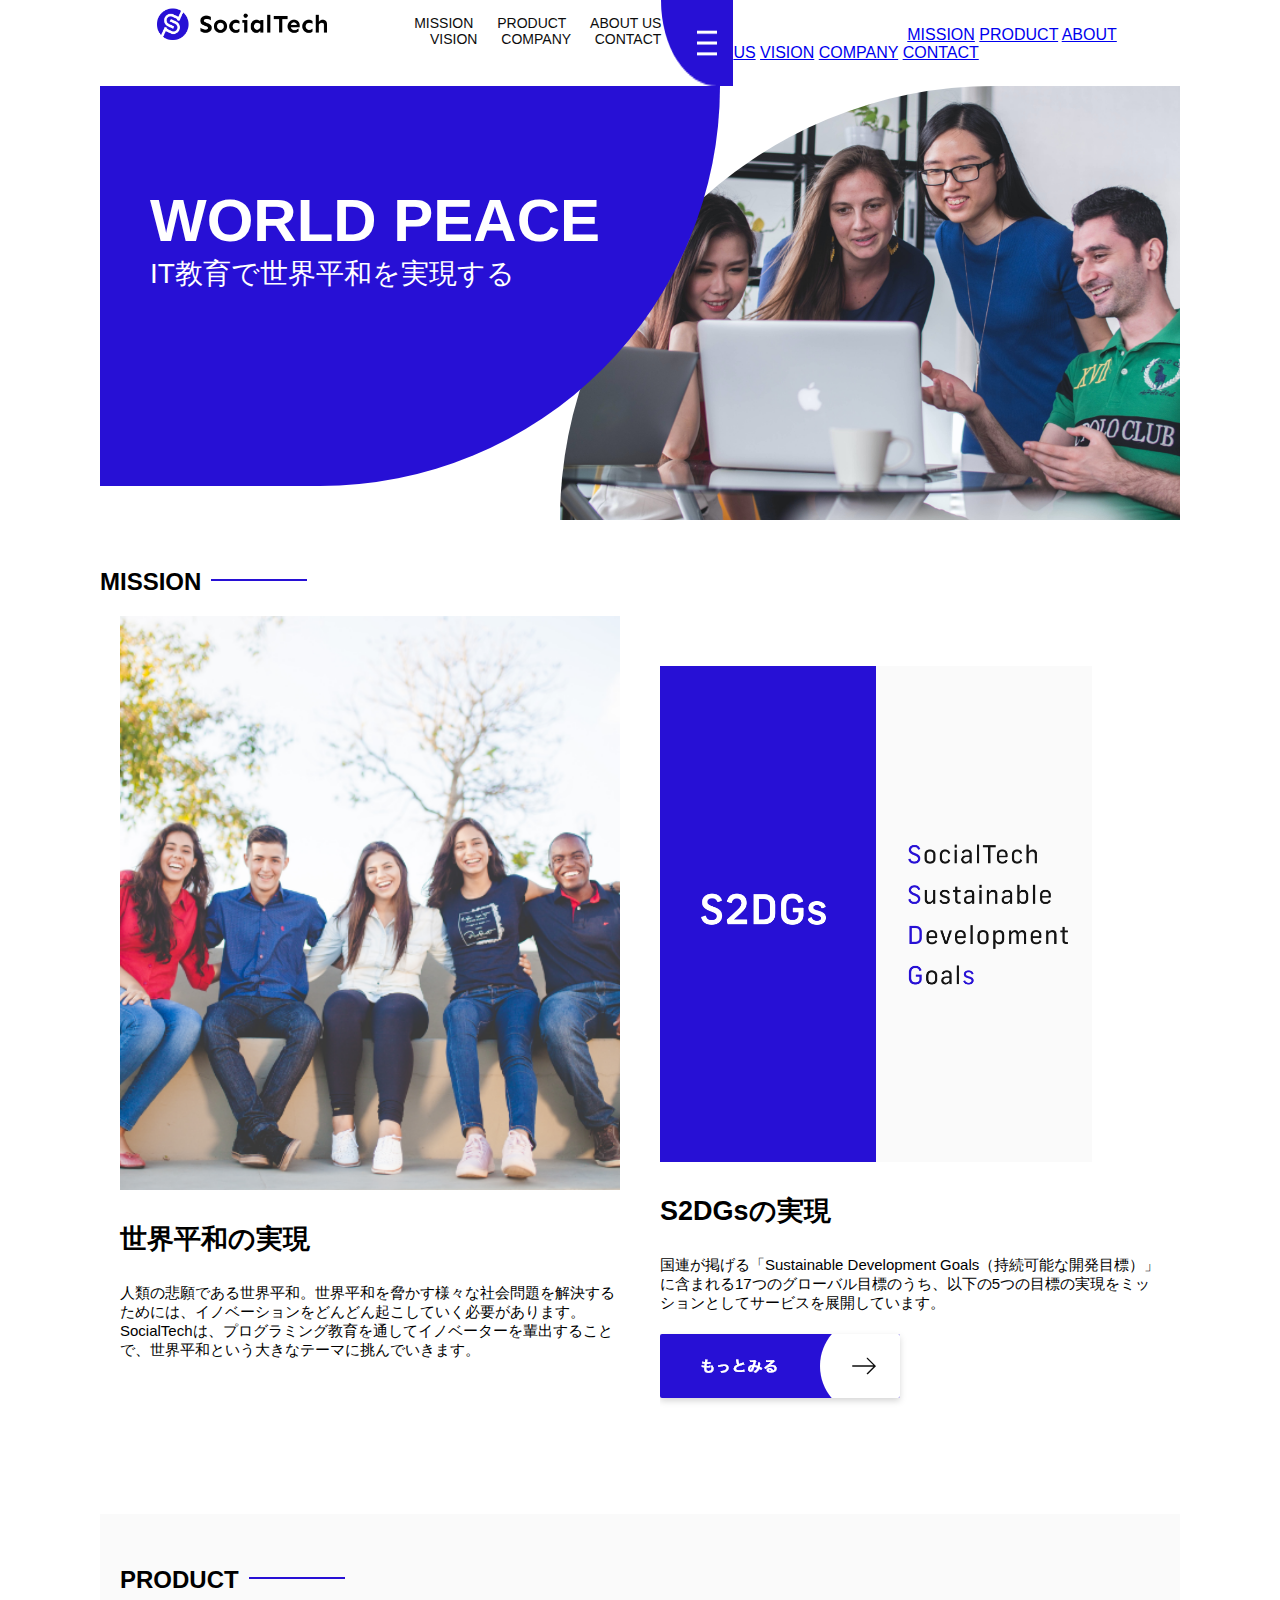
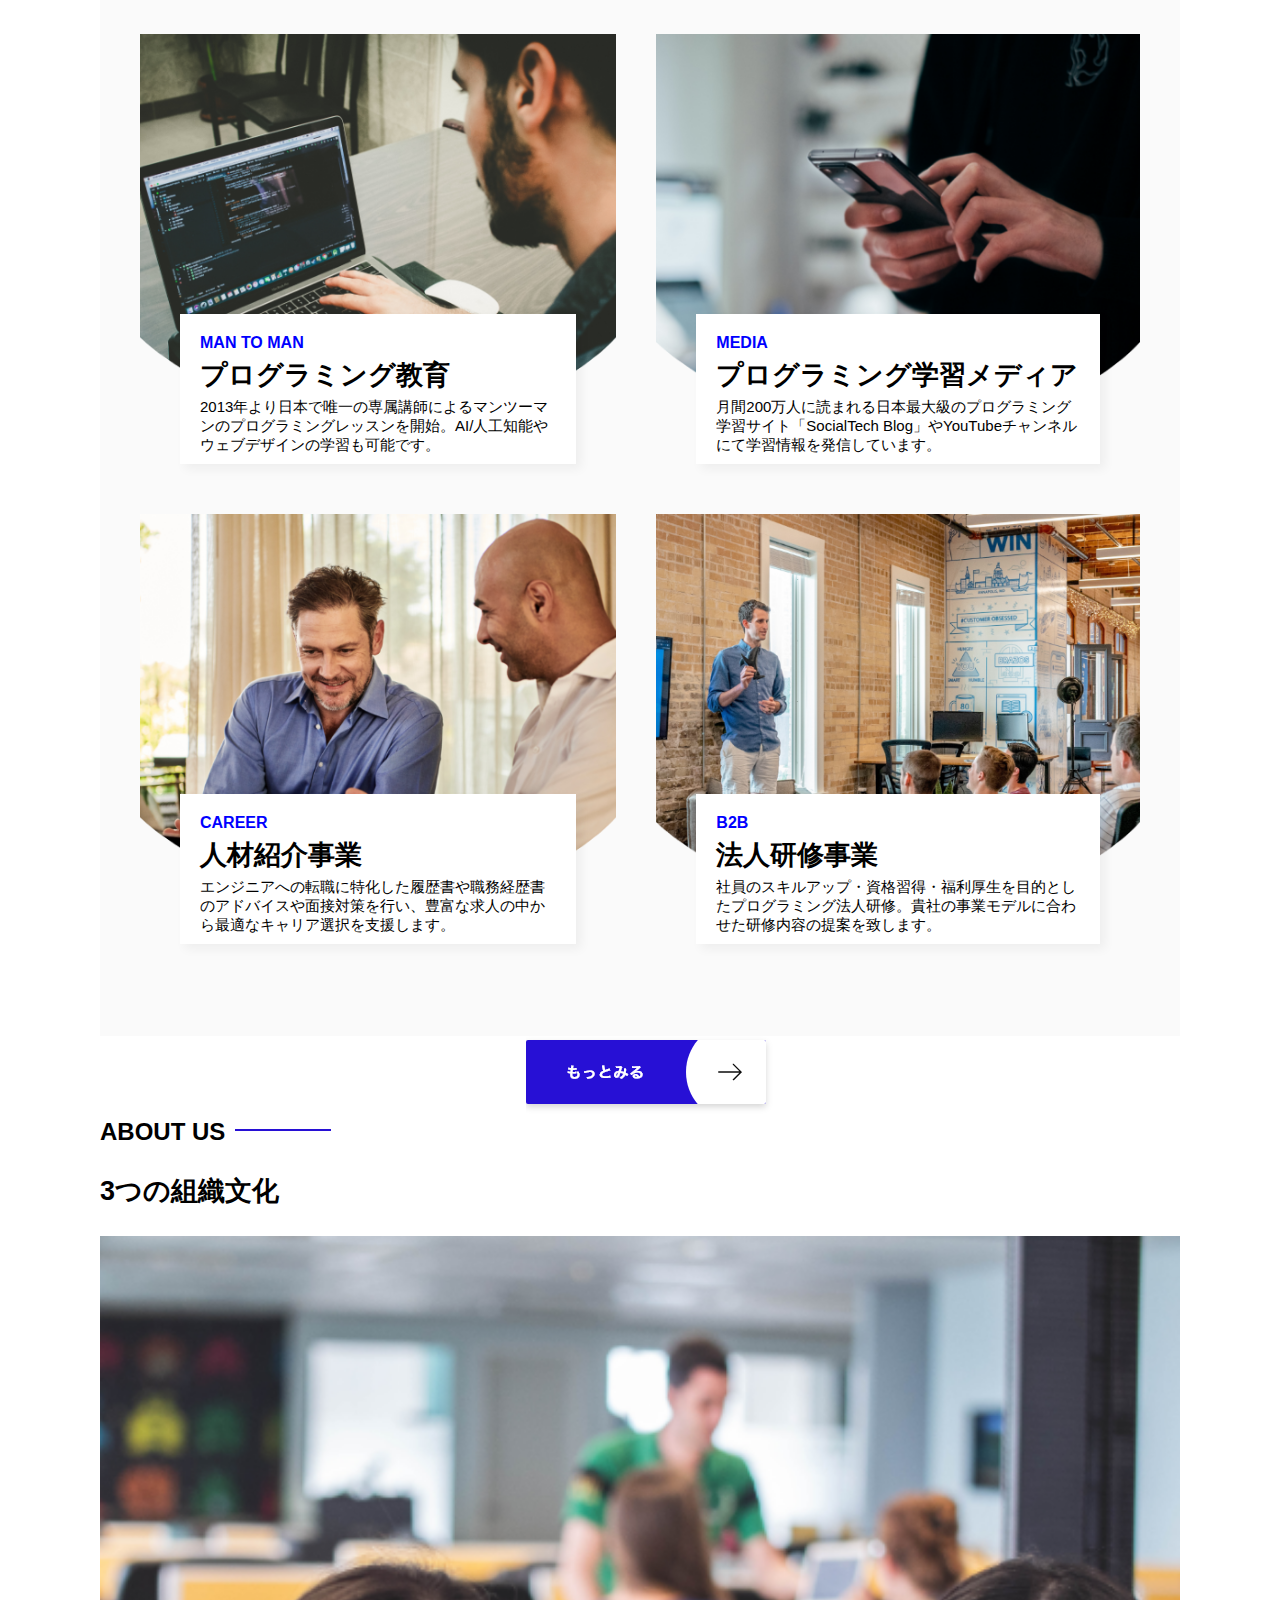
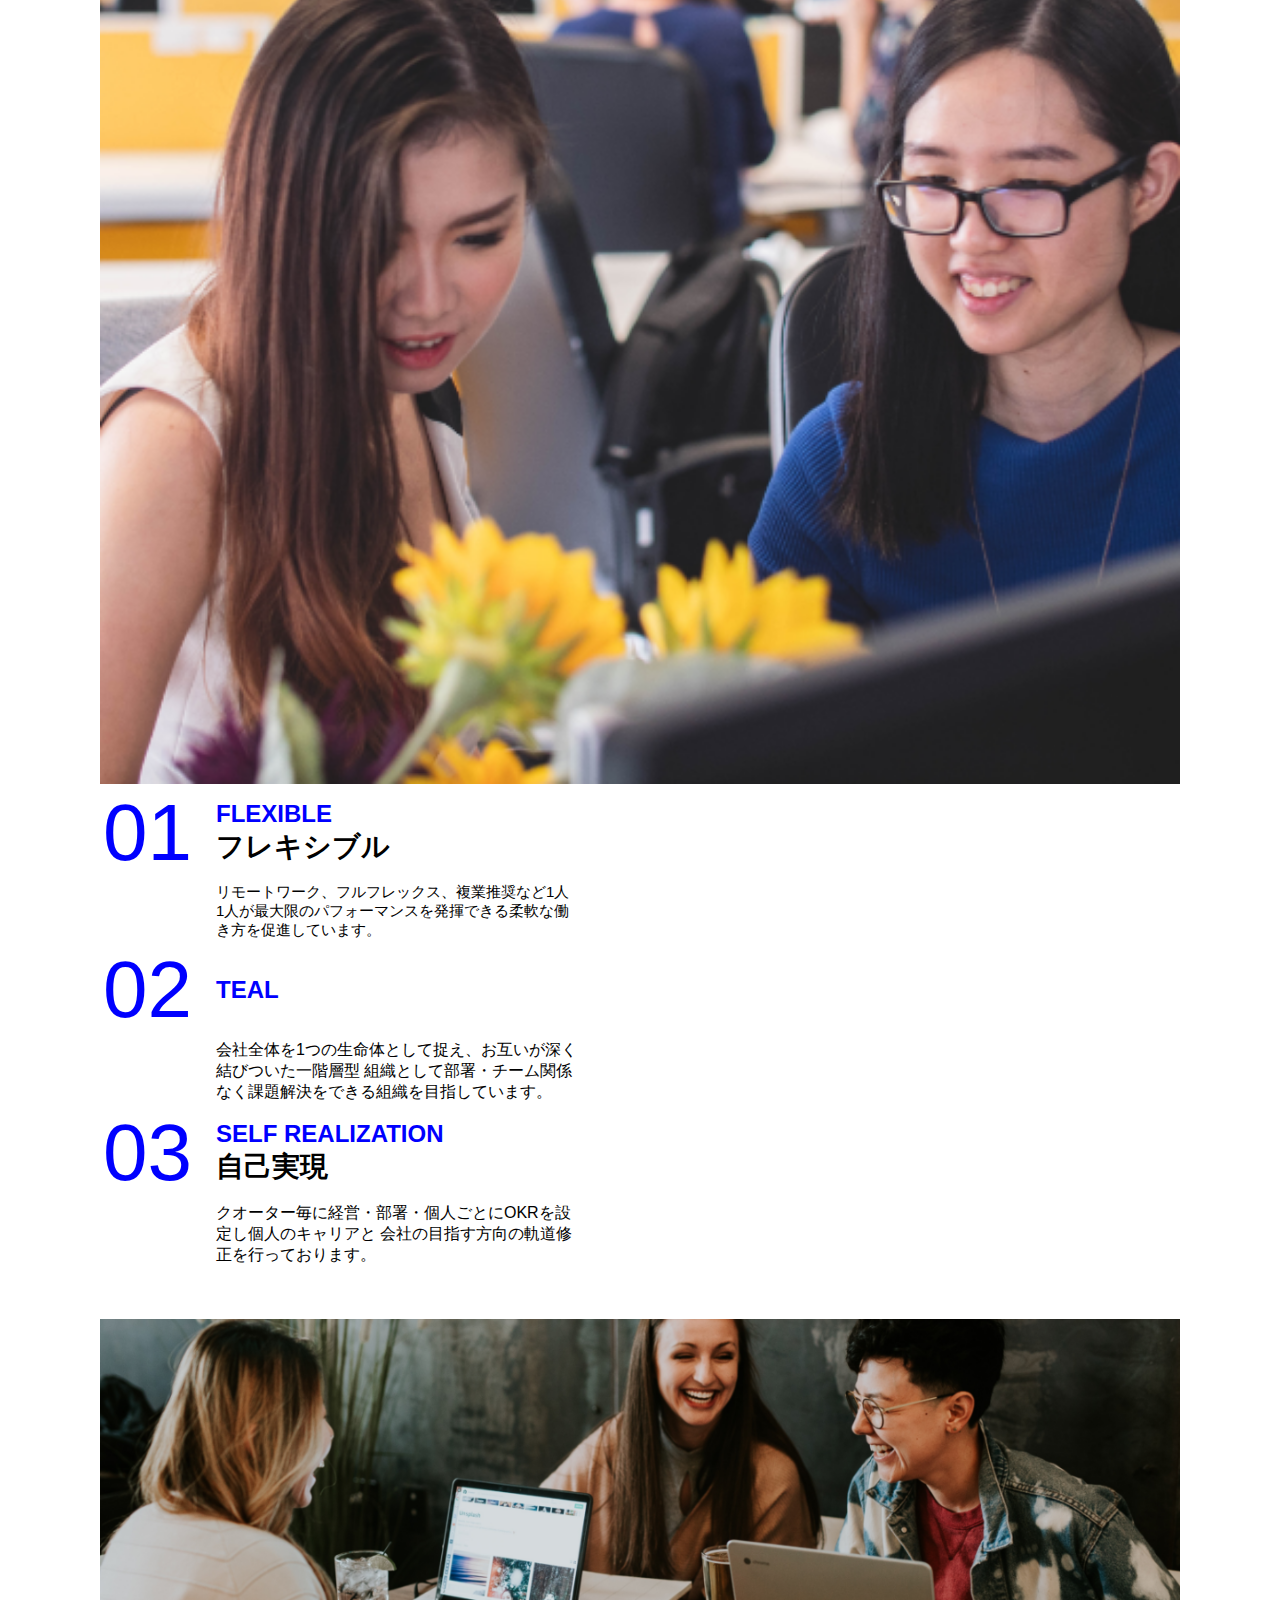
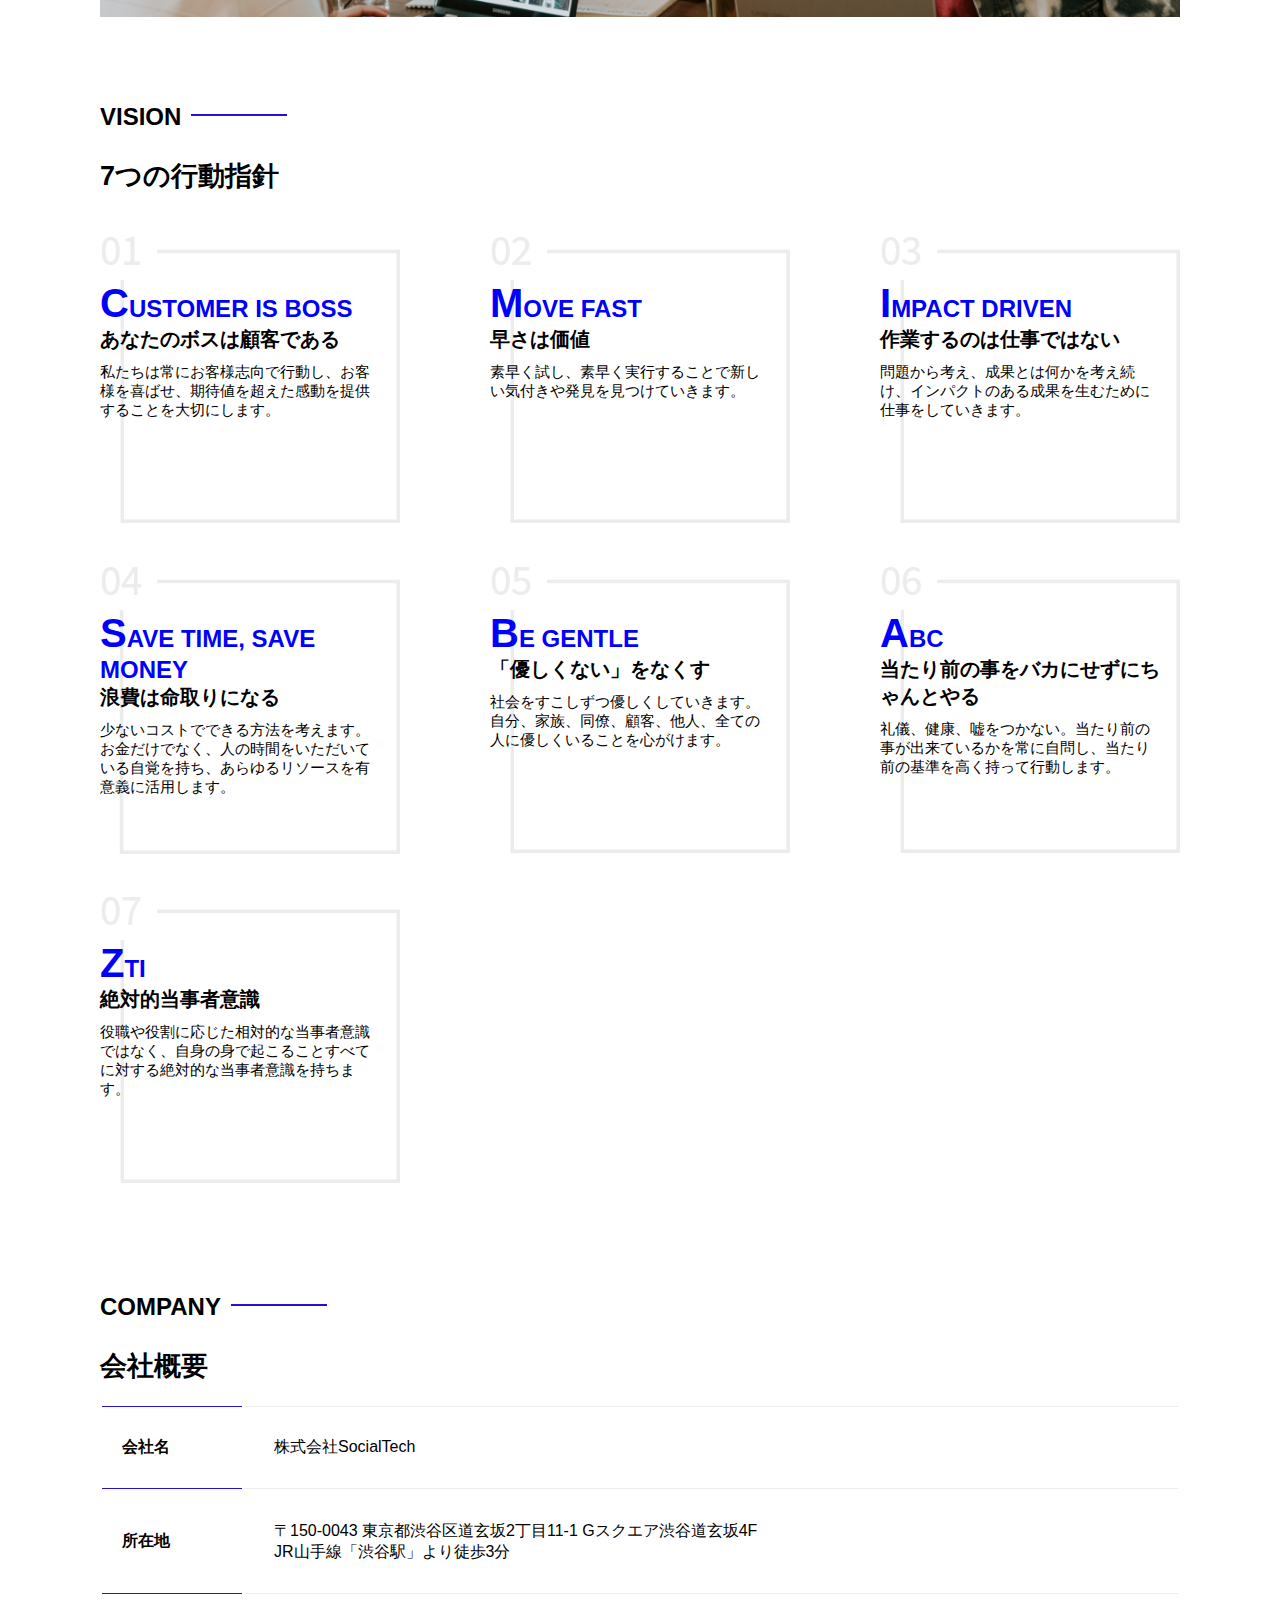
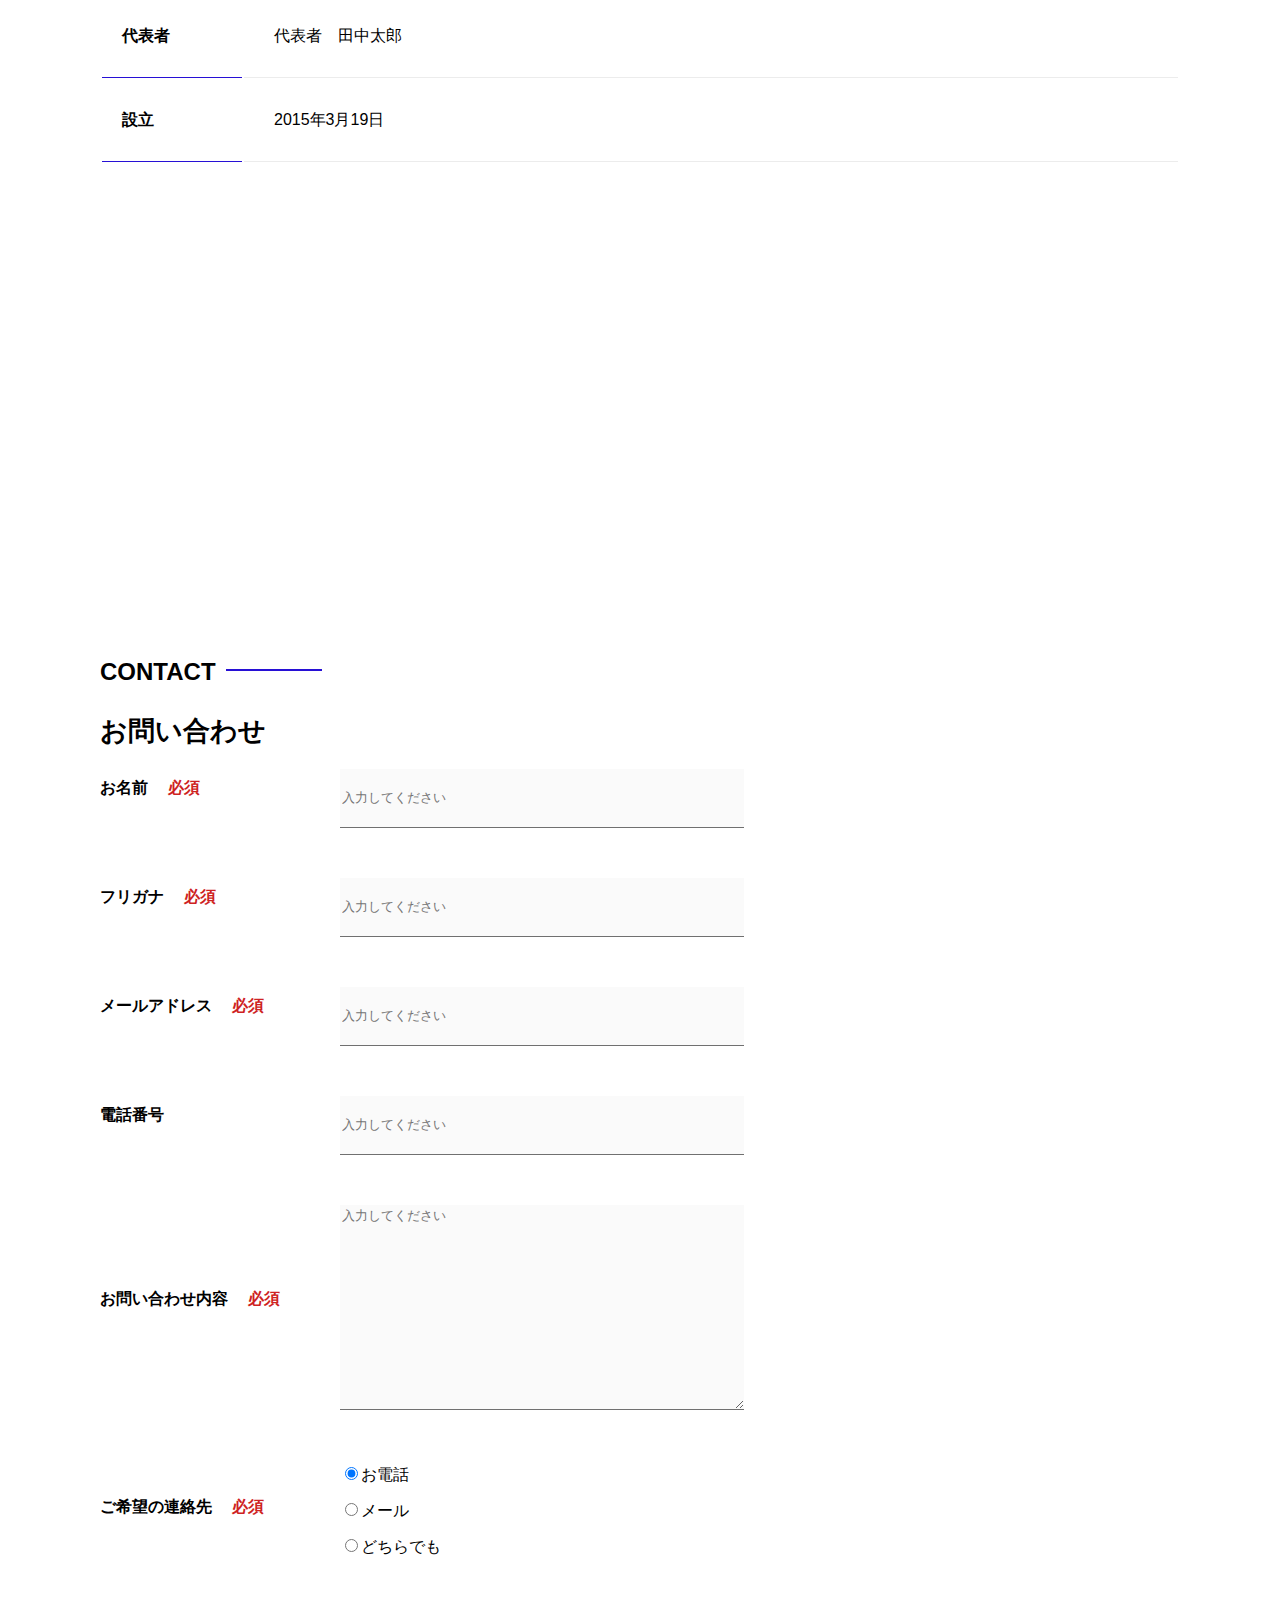
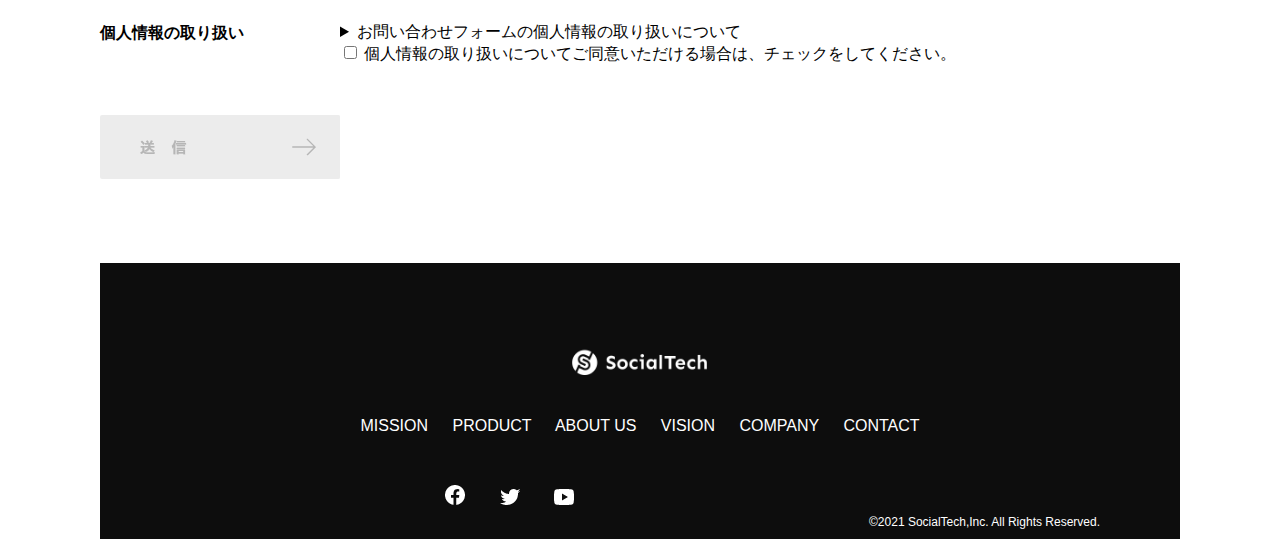
<file: index.html>
<!DOCTYPE html>
<html lang="en">
    <head>
        <meta charset="UTF-8" />
        <meta http-equiv="X-UA-Compatible" content="IE=edge" />
        <meta name="viewport" content="width=device-width, initial-scale=1.0" />
        <meta
            description="SocialTechはEdTech業界のリーディングカンパニーを目指します。"
        />
        <link rel="stylesheet" href="style.css" />
        <title>SocialTech</title>
    </head>
    <body>
        <!-- ヘッダー -->
        <header>
            <!-- ロゴ -->
            <a href="index.html" id="logo"
                ><img src="images/logo.png" alt="トップページに戻る"
            /></a>

            <!-- PC用ナビゲーション -->
            <nav id="nav-pc">
                <a href="mission.html">MISSION</a>
                <a href="product.html">PRODUCT</a>
                <a href="index.html#aboutus">ABOUT US</a>
                <a href="index.html#vision">VISION</a>
                <a href="index.html#company">COMPANY</a>
                <a href="index.html#contact">CONTACT</a>
            </nav>
            <!-- スマホ用メニューボタン -->
            <img
                id="menu-sp"
                src="images/button-menu.png"
                alt="ナビゲーションを開く"
                onclick="document.getElementById('nav-sp').style.display = 'block'"
            />
            <!-- スマホ用ナビゲーション -->
            <nav id="nav-sp">
                <img
                    id="close"
                    src="images/button-close.png"
                    alt="ナビゲーションを閉じる"
                    onclick="document.getElementById('nav-sp').style.display = 'none'"
                />
                <a
                    id="logo-sp"
                    href="index.html"
                    onclick="document.getElementById('nav-sp').style.display = 'none'"
                    ><img src="images/logo-sp.png" alt="トップページに戻る"
                /></a>
                <a
                    class="menu"
                    href="mission.html"
                    onclick="document.getElementById('nav-sp').style.display = 'none'"
                    >MISSION</a
                >
                <a
                    class="menu"
                    href="product.html"
                    onclick="document.getElementById('nav-sp').style.display = 'none'"
                    >PRODUCT</a
                >
                <a
                    class="menu"
                    href="index.html#aboutus"
                    onclick="document.getElementById('nav-sp').style.display = 'none'"
                    >ABOUT US</a
                >
                <a
                    class="menu"
                    href="index.html#vision"
                    onclick="document.getElementById('nav-sp').style.display = 'none'"
                    >VISION</a
                >
                <a
                    class="menu"
                    href="index.html#company"
                    onclick="document.getElementById('nav-sp').style.display = 'none'"
                    >COMPANY</a
                >
                <a
                    class="menu"
                    href="index.html#contact"
                    onclick="document.getElementById('nav-sp').style.display = 'none'"
                    >CONTACT</a
                >
                <div id="sns">
                    <a href="https://www.facebook.com/sejuku2013"
                        ><img
                            src="images/button-facebook.png"
                            alt="Facebookのリンク"
                    /></a>
                    <a href="https://twitter.com/samuraijuku"
                        ><img
                            src="images/button-twitter.png"
                            alt="Twitterのリンク"
                    /></a>
                    <a
                        href="https://www.youtube.com/channel/UCCFOQO5aDK0xXam4cUQXT8g"
                        ><img
                            src="images/button-youtube.png"
                            alt="YouTubeのリンク"
                    /></a>
                </div>
            </nav>
        </header>
        <main>
            <article>
                <!-- メインビジュアル -->
                <section id="main-visual">
                    <div id="main-message">
                        <h1>WORLD PEACE</h1>
                        <p>IT教育で世界平和を実現する</p>
                    </div>
                    <img
                        src="images/index/index-main.png"
                        alt="PCの周りに集まる多国籍の仲間たち"
                    />
                </section>
                <!-- ミッション -->
                <section id="mission">
                    <h2 class="mission-photo">MISSION</h2>
                    <div id="mission-flex">
                        <div>
                            <img
                                id="mission-photo"
                                src="images/index/index-mission.png"
                                alt="屋外のベンチで写真を撮影する多国籍の仲間たち"
                            />
                            <h3>世界平和の実現</h3>
                            <p>
                                人類の悲願である世界平和。世界平和を脅かす様々な社会問題を解決するためには、イノベーションをどんどん起こしていく必要があります。SocialTechは、プログラミング教育を通してイノベーターを輩出することで、世界平和という大きなテーマに挑んでいきます。
                            </p>
                        </div>
                        <div>
                            <img
                                id="s2dgs"
                                src="images/index/s2dgs.png"
                                alt="S2DGs"
                            />
                            <h3>S2DGsの実現</h3>
                            <p>
                                国連が掲げる「Sustainable Development
                                Goals（持続可能な開発目標）」に含まれる17つのグローバル目標のうち、以下の5つの目標の実現をミッションとしてサービスを展開しています。
                            </p>
                            <a href="mission.html">
                                <img
                                    src="images/button-more.png"
                                    alt="もっとみるs"
                                />
                            </a>
                        </div>
                    </div>
                </section>
                <section id="product">
                    <h2 class="index-h2">PRODUCT</h2>
                    <div>
                        <div id="product-left">
                            <div>
                                <img
                                    class="product-photo"
                                    src="images/index/index-mantoman.png"
                                    alt="PCでコードを書く男性"
                                />
                                <div class="product-explain">
                                    <span>MAN TO MAN</span>
                                    <h3>プログラミング教育</h3>
                                    <p>
                                        2013年より日本で唯一の専属講師によるマンツーマンのプログラミングレッスンを開始。AI/人工知能やウェブデザインの学習も可能です。
                                    </p>
                                </div>
                            </div>
                            <div>
                                <img
                                    class="product-photo"
                                    src="images/index/index-career.png"
                                    alt="笑顔で話し合う2人の男性"
                                />
                                <div class="product-explain">
                                    <span>CAREER</span>
                                    <h3>人材紹介事業</h3>
                                    <p>
                                        エンジニアへの転職に特化した履歴書や職務経歴書のアドバイスや面接対策を行い、豊富な求人の中から最適なキャリア選択を支援します。
                                    </p>
                                </div>
                            </div>
                        </div>
                        <div id="product-right">
                            <div>
                                <img
                                    class="product-photo"
                                    src="images/index/index-media.png"
                                    alt="スマートフォンを操作する人"
                                />
                                <div class="product-explain">
                                    <span>MEDIA</span>
                                    <h3>プログラミング学習メディア</h3>
                                    <p>
                                        月間200万人に読まれる日本最大級のプログラミング学習サイト「SocialTech
                                        Blog」やYouTubeチャンネルにて学習情報を発信しています。
                                    </p>
                                </div>
                            </div>
                            <div>
                                <img
                                    class="product-photo"
                                    src="images/index/index-b2b.png"
                                    alt="講演中の男性とそれを聴く人々"
                                />
                                <div class="product-explain">
                                    <span>B2B</span>
                                    <h3>法人研修事業</h3>
                                    <p>
                                        社員のスキルアップ・資格習得・福利厚生を目的としたプログラミング法人研修。貴社の事業モデルに合わせた研修内容の提案を致します。
                                    </p>
                                </div>
                            </div>
                        </div>
                    </div>
                    <div>
                        <a id="product-more" href="product.html">
                            <img
                                src="images/button-more.png"
                                alt="もっとみる"
                            />
                        </a>
                    </div>
                </section>
                <section id="aboutus">
                    <h2 class="index-h2">ABOUT US</h2>
                    <h3>3つの組織文化</h3>
                    <div>
                        <table class="culture-table">
                            <tr>
                                <td>
                                    <span class="culture-num">01</span>
                                </td>
                                <td>
                                    <span class="culture-en">FLEXIBLE</span>
                                    <span class="culture-jp">フレキシブル</span>
                                </td>
                            </tr>
                            <tr>
                                <td></td>
                                <td>
                                    <p class="culture-description">
                                        リモートワーク、フルフレックス、複業推奨など1人1人が最大限のパフォーマンスを発揮できる柔軟な働き方を促進しています。
                                    </p>
                                </td>
                            </tr>
                            <tr>
                                <td>
                                    <span class="culture-num">02</span>
                                </td>
                                <td>
                                    <span class="culture-en">TEAL</span>
                                    <span class="culture-jp" ティール></span>
                                </td>
                            </tr>
                            <tr>
                                <td>
                                    <!--空のセル-->
                                </td>
                                <td>
                                    会社全体を1つの生命体として捉え、お互いが深く結びついた一階層型
                                    組織として部署・チーム関係なく課題解決をできる組織を目指しています。
                                </td>
                            </tr>
                            <tr>
                                <td>
                                    <span class="culture-num">03</span>
                                </td>
                                <td>
                                    <span class="culture-en"
                                        >SELF REALIZATION</span
                                    >
                                    <span class="culture-jp">自己実現</span>
                                </td>
                            </tr>
                            <td></td>

                            <td>
                                クオーター毎に経営・部署・個人ごとにOKRを設定し個人のキャリアと
                                会社の目指す方向の軌道修正を行っております。
                            </td>
                        </table>
                        <img
                            class="culture-img"
                            src="images/index/index-aboutus1.png"
                            alt="笑顔で話し合う2人の女性"
                        />
                    </div>
                    <img
                        class="culture-img2"
                        src="images/index/index-aboutus2.png"
                        alt="笑顔で話し合う3人の男女"
                    />
                </section>
                <section id="vision">
                    <h2 class="index-h2">VISION</h2>
                    <h3>7つの行動指針</h3>
                    <div>
                        <div class="vision-box">
                            <img src="images/index/vision-01.png" alt="01" />
                            <span>
                                <h4>CUSTOMER IS BOSS</h4>
                                <h5>あなたのボスは顧客である</h5>
                                <p>
                                    私たちは常にお客様志向で行動し、お客様を喜ばせ、期待値を超えた感動を提供することを大切にします。
                                </p>
                            </span>
                        </div>
                        <div class="vision-box">
                            <img src="images/index/vision-02.png" alt="02" />
                            <span>
                                <h4>MOVE FAST</h4>
                                <h5>早さは価値</h5>
                                <p>
                                    素早く試し、素早く実行することで新しい気付きや発見を見つけていきます。
                                </p>
                            </span>
                        </div>
                        <div class="vision-box">
                            <img src="images/index/vision-03.png" alt="03" />
                            <span>
                                <h4>IMPACT DRIVEN</h4>
                                <h5>作業するのは仕事ではない</h5>
                                <p>
                                    問題から考え、成果とは何かを考え続け、インパクトのある成果を生むために仕事をしていきます。
                                </p>
                            </span>
                        </div>
                        <div class="vision-box">
                            <img src="images/index//vision-04.png" alt="04" />
                            <span>
                                <h4>SAVE TIME, SAVE MONEY</h4>
                                <h5>浪費は命取りになる</h5>
                                <p>
                                    少ないコストでできる方法を考えます。お金だけでなく、人の時間をいただいている自覚を持ち、あらゆるリソースを有意義に活用します。
                                </p>
                            </span>
                        </div>
                        <div class="vision-box">
                            <img src="images/index/vision-05.png" alt="05" />
                            <span>
                                <h4>BE GENTLE</h4>
                                <h5>「優しくない」をなくす</h5>
                                <p>
                                    社会をすこしずつ優しくしていきます。自分、家族、同僚、顧客、他人、全ての人に優しくいることを心がけます。
                                </p>
                            </span>
                        </div>
                        <div class="vision-box">
                            <img src="images/index/vision-06.png" alt="06" />
                            <span>
                                <h4>ABC</h4>
                                <h5>当たり前の事をバカにせずにちゃんとやる</h5>
                                <p>
                                    礼儀、健康、嘘をつかない。当たり前の事が出来ているかを常に自問し、当たり前の基準を高く持って行動します。
                                </p>
                            </span>
                        </div>
                        <div class="vision-box">
                            <img src="images/index/vision-07.png" alt="07" />
                            <span>
                                <h4>ZTI</h4>
                                <h5>絶対的当事者意識</h5>
                                <p>
                                    役職や役割に応じた相対的な当事者意識ではなく、自身の身で起こることすべてに対する絶対的な当事者意識を持ちます。
                                </p>
                            </span>
                        </div>
                    </div>
                </section>
                <!-- COMPANY -->
                <section id="company">
                    <h2 class="index-h2">COMPANY</h2>
                    <h3>会社概要</h3>
                    <table id="company-table">
                        <tr>
                            <th class="tableheader-first">会社名</th>
                            <td class="cell-first">株式会社SocialTech</td>
                        </tr>
                        <tr>
                            <th class="tableheader">所在地</th>
                            <td class="cell">
                                〒150-0043 東京都渋谷区道玄坂2丁目11-1
                                Gスクエア渋谷道玄坂4F<br />JR山手線「渋谷駅」より徒歩3分
                            </td>
                        </tr>
                        <tr>
                            <th class="tableheader">代表者</th>
                            <td class="cell">代表者　田中太郎</td>
                        </tr>
                        <tr>
                            <th class="tableheader">設立</th>
                            <td class="cell">2015年3月19日</td>
                        </tr>
                    </table>
                    <iframe
                        src="https://www.google.com/maps/embed?pb=!1m18!1m12!1m3!1d3241.7759544892483!2d139.69399665123464!3d35.65789123876098!2m3!1f0!2f0!3f0!3m2!1i1024!2i768!4f13.1!3m3!1m2!1s0x60188caa0042e8d1%3A0xba130bea826a7aa2!2z44CSMTUwLTAwNDMg5p2x5Lqs6YO95riL6LC35Yy66YGT546E5Z2C77yS5LiB55uu77yR77yR4oiS77yR!5e0!3m2!1sja!2sjp!4v1636872991912!5m2!1sja!2sjp"
                        style="border: 0"
                        allowfullscreen=""
                        loading="lazy"
                    ></iframe>
                </section>
                <!-- お問い合わせフォーム -->
                <section id="contact">
                    <h2 class="index-h2">CONTACT</h2>
                    <h3>お問い合わせ</h3>

                    <form
                        action="https://api.staticforms.xyz/submit"
                        method="post"
                    >
                        <input
                            type="text"
                            name="honeypot"
                            style="display: none"
                        />
                        <!-- STATIC FORMSのアクセスキー -->
                        <input
                            type="hidden"
                            name="accessKey"
                            value="a87a7e27-d00d-4892-b2a6-1bf3c95f99a0"
                        />
                        <!--メールのタイトル-->
                        <input
                            type="hidden"
                            name="subject"
                            value="お問い合わせフォーム"
                        />
                        <!--送信先のメールアドレスをvalueに設定する-->
                        <input
                            type="hidden"
                            name="replyTo"
                            value="ad.marketing.fc@gmail.com"
                        />
                        <!--redirectToのURLは公開後のURLへリンクする-->
                        <input type="hidden" name="redirectTo" value="" />

                        <div>
                            <div class="contact-heading">
                                <label class="contact-label"
                                    >お名前<span class="contact-span"
                                        >必須</span
                                    ></label
                                >
                            </div>
                            <div class="contact-form">
                                <input
                                    type="text"
                                    name="name"
                                    placeholder="入力してください"
                                    class="contact-textbox"
                                />
                            </div>
                        </div>
                        <div>
                            <div class="contact-heading">
                                <label class="contact-label"
                                    >フリガナ<span class="contact-span"
                                        >必須</span
                                    ></label
                                >
                            </div>
                            <div>
                                <input
                                    type="text"
                                    name="hurigana"
                                    placeholder="入力してください"
                                    class="contact-textbox"
                                />
                            </div>
                        </div>
                        <div>
                            <div class="contact-heading">
                                <label class="contact-label"
                                    >メールアドレス<span class="contact-span"
                                        >必須</span
                                    ></label
                                >
                            </div>
                            <div>
                                <input
                                    type="text"
                                    name="email"
                                    placeholder="入力してください"
                                    class="contact-textbox"
                                />
                            </div>
                        </div>
                        <div>
                            <div class="contact-heading">
                                <label class="contact-label">電話番号</label>
                            </div>
                            <div>
                                <input
                                    type="text"
                                    name="tel"
                                    placeholder="入力してください"
                                    class="contact-textbox"
                                />
                            </div>
                        </div>
                        <div>
                            <div class="contact-heading">
                                <label class="contact-label"
                                    >お問い合わせ内容<span class="contact-span"
                                        >必須</span
                                    ></label
                                >
                            </div>
                            <div>
                                <textarea
                                    class="contact-textarea"
                                    placeholder="入力してください"
                                    name="message"
                                ></textarea>
                            </div>
                        </div>
                        <div>
                            <div class="contact-heading">
                                <label class="contact-label"
                                    >ご希望の連絡先<span class="contact-span"
                                        >必須</span
                                    ></label
                                >
                            </div>
                            <div>
                                <input
                                    class="radiobutton"
                                    type="radio"
                                    value="tel"
                                    name="contact"
                                    checked
                                /><label>お電話</label>
                                <input
                                    class="radiobutton"
                                    type="radio"
                                    value="mail"
                                    name="contact"
                                /><label>メール</label>
                                <input
                                    class="radiobutton"
                                    type="radio"
                                    value="both"
                                    name="contact"
                                /><label>どちらでも</label>
                            </div>
                        </div>
                        <div>
                            <div class="contact-heading">
                                <label class="contact-label"
                                    >個人情報の取り扱い</label
                                >
                            </div>
                            <div>
                                <details>
                                    <summary>
                                        お問い合わせフォームの個人情報の取り扱いについて
                                    </summary>
                                    <div>
                                        <span>１．組織の名称又は氏名</span
                                        ><br />
                                        株式会社SocialTech<br /><br />
                                        <span
                                            >２．個人情報保護管理者（若しくはその代理人）の氏名又は職名、所属及び連絡先
                                            鈴木 一郎 コーポレート部</span
                                        ><br />
                                        メールアドレス：support@socialtech.net<br />
                                        TEL：03-xxxx-xxxx<br />
                                        <span>３．個人情報の利用目的</span
                                        ><br />
                                        ・本サービス及び本サービスに関連する情報の提供又はそれらに関する連絡のため<br />
                                        ・ユーザーの本人確認のため<br />
                                        ・当社サービスのご案内のため<br />
                                        ・当社の商品等の広告または宣伝（電子メールによるものを含むものとします。）<br /><br />
                                        <span
                                            >４．個人情報の取り扱い業務の委託</span
                                        ><br />
                                        個人情報の取扱業務の全部または一部を外部に業務委託する場合があります。<br />
                                        その際、弊社は、個人情報を適切に保護できる管理体制を敷き実行していることを条件として<br />
                                        委託先を厳選したうえで、機密保持契約を委託先と締結し、お客様の個人情報を厳密に管理させます。<br /><br />
                                        <span>５．個人情報の開示等の請求</span
                                        ><br />
                                        お客様は、弊社に対してご自身の個人情報の開示等（利用目的の通知、開示、内容の訂正・追加・削除、利用の停止または消去、第三者への提供の停止）に関して、当社問合わせ窓口に申し出ることができます。<br />
                                        その際、弊社はお客様ご本人を確認させていただいたうえで、合理的な期間内に対応いたします。<br /><br />
                                        なお、個人情報に関する弊社問合わせ先は、次の通りです。<br /><br />
                                        株式会社SocialTech　個人情報問合せ窓口<br />
                                        〒150-0043　東京都渋谷区道玄坂2丁目11-1
                                        Ｇスクエア渋谷道玄坂 4F<br />
                                        メールアドレス：support@socialtech.net　TEL：03-xxxx-xxxx<br /><br />
                                        <span
                                            >６．個人情報を提供されることの任意性について</span
                                        ><br /><br />
                                        お客様がご自身の個人情報を弊社に提供されるか否かは、お客様のご判断によりますが、もしご提供されない場合には、適切なサービスが提供できない場合がありますので予めご了承ください。
                                    </div>
                                </details>
                                <input type="checkbox" name="agree" />
                                <span
                                    >個人情報の取り扱いについてご同意いただける場合は、チェックをしてください。</span
                                >
                            </div>
                        </div>
                        <input
                            type="image"
                            value="Submit"
                            src="images/button-submit.png"
                            alt="送信する"
                        />
                    </form>
                </section>
            </article>
            <footer>
                <div id="footer-logo">
                    <img src="images/logo-sp.png" alt="SocialTech" />
                </div>
                <div id="fotter-link">
                    <a href="mission.html">MISSION</a>
                    <a href="product.html">PRODUCT</a>
                    <a href="index.html#aboutus">ABOUT US</a>
                    <a href="index.html#vision">VISION</a>
                    <a href="index.html#company">COMPANY</a>
                    <a href="index.html#contact">CONTACT</a>
                </div>
                <div id="sns-fotter">
                    <a href="https://www.facebook.com/sejuku2013"
                        ><img
                            src="images/button-facebook.png"
                            alt="Facebookのリンク"
                    /></a>
                    <a href="https://twitter.com/samuraijuku"
                        ><img
                            src="images/button-twitter.png"
                            alt="Twitterのリンク"
                    /></a>
                    <a
                        href="https://www.youtube.com/channel/UCCFOQO5aDK0xXam4cUQXT8g"
                        ><img
                            src="images/button-youtube.png"
                            alt="YouTubeのリンク"
                    /></a>
                    <span id="copyright"
                        >&copy;2021 SocialTech,Inc. All Rights Reserved.</span
                    >
                </div>
            </footer>
        </main>
    </body>
</html>
</file>
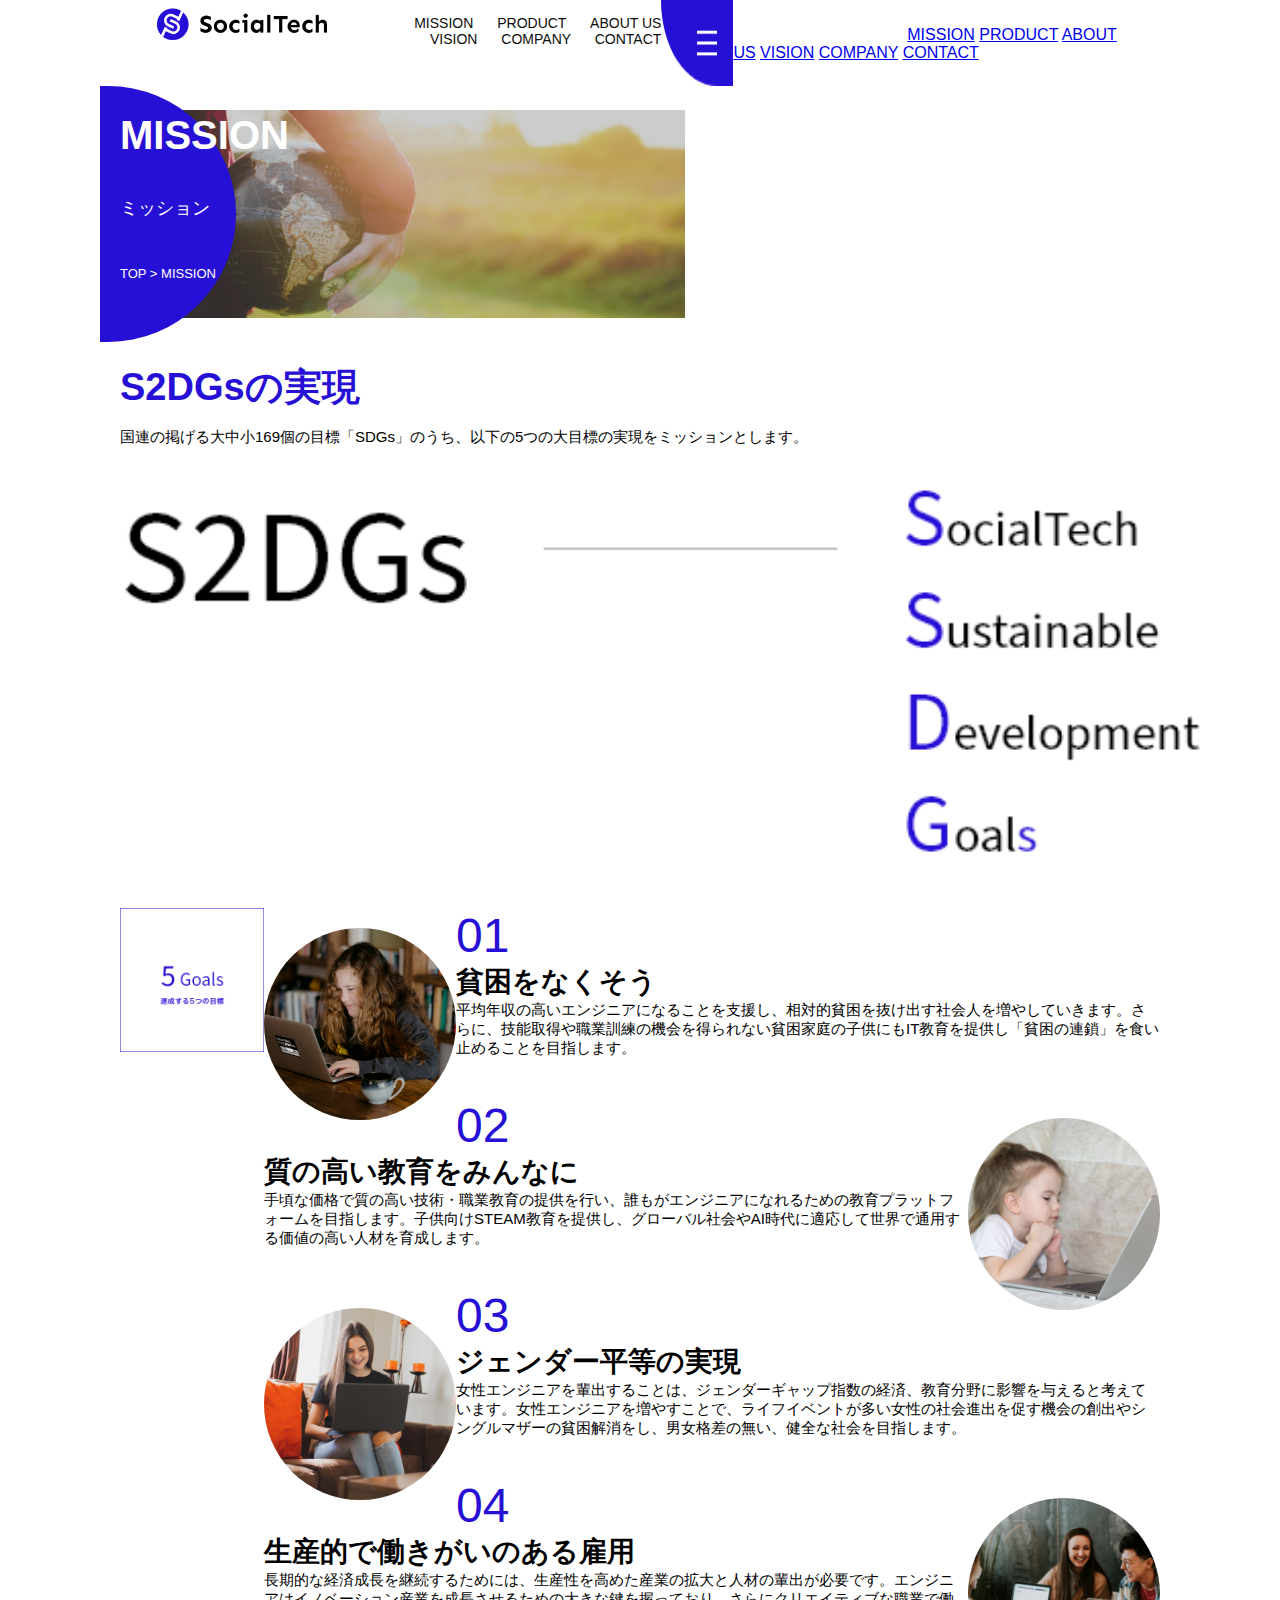
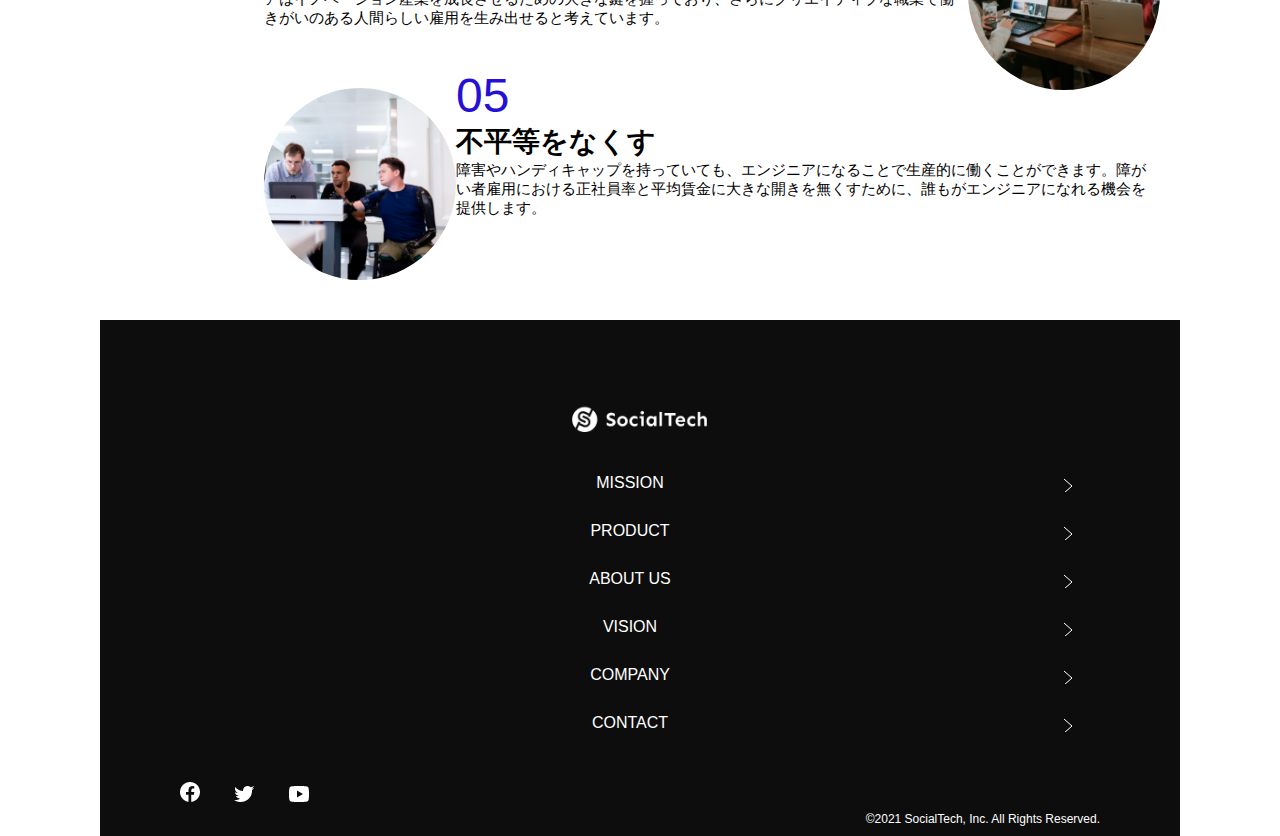
<file: mission.html>
<!DOCTYPE html>
<html>
    <head>
        <title></title>
        <meta charset="utf-8" />
        <meta description="SocialTechが目指す5つの目標（S2DGs）を紹介します" />
        <meta name="viewport" content="width=device-width, initial-scale=1.0" />
        <link rel="stylesheet" href="style.css" />
    </head>

    <body>
        <!-- ヘッダー -->
        <header>
            <!-- ロゴ -->
            <a href="index.html" id="logo"
                ><img src="images/logo.png" alt="トップページに戻る"
            /></a>

            <!-- PC用ナビゲーション -->
            <nav id="nav-pc">
                <a href="mission.html">MISSION</a>
                <a href="product.html">PRODUCT</a>
                <a href="index.html#aboutus">ABOUT US</a>
                <a href="index.html#vision">VISION</a>
                <a href="index.html#company">COMPANY</a>
                <a href="index.html#contact">CONTACT</a>
            </nav>

            <!-- スマホ用メニューボタン -->
            <img
                id="menu-sp"
                src="images/button-menu.png"
                alt="ナビゲーションを開く"
                onclick="document.getElementById('nav-sp').style.display = 'block'"
            />

            <!-- スマホ用ナビゲーション -->
            <nav id="nav-sp">
                <img
                    id="close"
                    src="images/button-close.png"
                    alt="ナビゲーションを閉じる"
                    onclick="document.getElementById('nav-sp').style.display = 'none'"
                />
                <a
                    id="logo-sp"
                    href="index.html"
                    onclick="document.getElementById('nav-sp').style.display = 'none'"
                    ><img src="images/logo-sp.png" alt="トップページに戻る"
                /></a>
                <a
                    class="menu"
                    href="mission.html"
                    onclick="document.getElementById('nav-sp').style.display = 'none'"
                    >MISSION</a
                >
                <a
                    class="menu"
                    href="product.html"
                    onclick="document.getElementById('nav-sp').style.display = 'none'"
                    >PRODUCT</a
                >
                <a
                    class="menu"
                    href="index.html#aboutus"
                    onclick="document.getElementById('nav-sp').style.display = 'none'"
                    >ABOUT US</a
                >
                <a
                    class="menu"
                    href="index.html#vision"
                    onclick="document.getElementById('nav-sp').style.display = 'none'"
                    >VISION</a
                >
                <a
                    class="menu"
                    href="index.html#company"
                    onclick="document.getElementById('nav-sp').style.display = 'none'"
                    >COMPANY</a
                >
                <a
                    class="menu"
                    href="index.html#contact"
                    onclick="document.getElementById('nav-sp').style.display = 'none'"
                    >CONTACT</a
                >
                <div id="sns">
                    <a href="https://www.facebook.com/sejuku2013"
                        ><img
                            src="images/button-facebook.png"
                            alt="Facebookのリンク"
                    /></a>
                    <a href="https://twitter.com/samuraijuku"
                        ><img
                            src="images/button-twitter.png"
                            alt="Twitterのリンク"
                    /></a>
                    <a
                        href="https://www.youtube.com/channel/UCCFOQO5aDK0xXam4cUQXT8g"
                        ><img
                            src="images/button-youtube.png"
                            alt="YouTubeのリンク"
                    /></a>
                </div>
            </nav>
        </header>
        <main>
            <article>
                <section id="mission-main">
                    <div id="mission-title">
                        <h1>MISSION</h1>
                        <span>ミッション</span>
                        <div>TOP > MISSION</div>
                    </div>
                </section>
                <section id="mission-s2dgs">
                    <h2 class="mission-h2">S2DGsの実現</h2>
                    <p>
                        国連の掲げる大中小169個の目標「SDGs」のうち、以下の5つの大目標の実現をミッションとします。
                    </p>
                    <img src="images/mission/mission-s2dgs.png" alt="S2DGs" />
                </section>
                <section id="mission-5goals">
                    <div>
                        <img
                            id="s2dgs-image"
                            src="images/mission/mission-5goals.png"
                            alt="5Goals"
                        />
                    </div>
                    <div>
                        <div>
                            <img
                                class="fivegoals-image-left"
                                src="images/mission/mission-5goals01.png"
                                alt="PCを操作する女の子"
                            />
                            <span class="fivegoals-number">01</span>
                            <h3 class="fivegoals-h3">貧困をなくそう</h3>
                            <p class="fivegoals-p">
                                平均年収の高いエンジニアになることを支援し、相対的貧困を抜け出す社会人を増やしていきます。さらに、技能取得や職業訓練の機会を得られない貧困家庭の子供にもIT教育を提供し「貧困の連鎖」を食い止めることを目指します。
                            </p>
                        </div>

                        <div>
                            <img
                                class="fivegoals-image-right"
                                src="images/mission/mission-5goals02.png"
                                alt="PCを見つめる小さい女の子"
                            />
                            <span class="fivegoals-number">02</span>
                            <h3 class="fivegoals-h3">質の高い教育をみんなに</h3>
                            <p class="fivegoals-p">
                                手頃な価格で質の高い技術・職業教育の提供を行い、誰もがエンジニアになれるための教育プラットフォームを目指します。子供向けSTEAM教育を提供し、グローバル社会やAI時代に適応して世界で通用する価値の高い人材を育成します。
                            </p>
                        </div>

                        <div>
                            <img
                                class="fivegoals-image-left"
                                src="images/mission/mission-5goals03.png"
                                alt="PCを操作する女性"
                            />
                            <span class="fivegoals-number">03</span>
                            <h3 class="fivegoals-h3">ジェンダー平等の実現</h3>
                            <p class="fivegoals-p">
                                女性エンジニアを輩出することは、ジェンダーギャップ指数の経済、教育分野に影響を与えると考えています。女性エンジニアを増やすことで、ライフイベントが多い女性の社会進出を促す機会の創出やシングルマザーの貧困解消をし、男女格差の無い、健全な社会を目指します。
                            </p>
                        </div>

                        <div>
                            <img
                                class="fivegoals-image-right"
                                src="images/mission/mission-5goals04.png"
                                alt="笑顔で話し合う3人の男女"
                            />
                            <span class="fivegoals-number">04</span>
                            <h3 class="fivegoals-h3">
                                生産的で働きがいのある雇用
                            </h3>
                            <p class="fivegoals-p">
                                長期的な経済成長を継続するためには、生産性を高めた産業の拡大と人材の輩出が必要です。エンジニアはイノベーション産業を成長させるための大きな鍵を握っており、さらにクリエイティブな職業で働きがいのある人間らしい雇用を生み出せると考えています。
                            </p>
                        </div>

                        <div>
                            <img
                                class="fivegoals-image-left"
                                src="images/mission/mission-5goals05.png"
                                alt="障害を持つ男性が生き生きと働く様子"
                            />
                            <span class="fivegoals-number">05</span>
                            <h3 class="fivegoals-h3">不平等をなくす</h3>
                            <p class="fivegoals-p">
                                障害やハンディキャップを持っていても、エンジニアになることで生産的に働くことができます。障がい者雇用における正社員率と平均賃金に大きな開きを無くすために、誰もがエンジニアになれる機会を提供します。
                            </p>
                        </div>
                    </div>
                </section>
            </article>
            <footer>
                <div id="footer-logo">
                    <img src="images/logo-sp.png" alt="SocialTech" />
                </div>
                <div id="footer-link">
                    <a href="mission.html">MISSION</a>
                    <a href="product.html">PRODUCT</a>
                    <a href="index.html#aboutus">ABOUT US</a>
                    <a href="index.html#vision">VISION</a>
                    <a href="index.html#company">COMPANY</a>
                    <a href="index.html#contact">CONTACT</a>
                </div>
                <div id="sns-footer">
                    <a href="https://www.facebook.com/sejuku2013"
                        ><img
                            src="images/button-facebook.png"
                            alt="Facebookのリンク"
                    /></a>
                    <a href="https://twitter.com/samuraijuku"
                        ><img
                            src="images/button-twitter.png"
                            alt="Twitterのリンク"
                    /></a>
                    <a
                        href="https://www.youtube.com/channel/UCCFOQO5aDK0xXam4cUQXT8g"
                        ><img
                            src="images/button-youtube.png"
                            alt="YouTubeのリンク"
                    /></a>
                    <span id="copyright"
                        >&copy;2021 SocialTech, Inc. All Rights Reserved.
                    </span>
                </div>
            </footer>
        </main>
    </body>
</html>
</file>
<file: style.css>
/* PC、スマホ共通スタイル */
body {
    font-family: "Source Sans Pro", "Hiragino Kaku Gothic ProN", Meiryo, Arial,
        sans-serif;
}

p {
    font-size: 15px;
}

/*================
PC用のスタイル
=================*/
/* 横幅設定 */
@media screen and (min-width: 768px) {
    body {
        max-width: 1080px;
        min-width: 960px;
        margin: 0 auto 0 auto;
    }

    /* ヘッダー */
    header {
        display: flex;
        justify-content: space-between;
        max-width: 980px;
        margin: 0 auto 0 auto;
    }

    /* ナビゲーションのレイアウト */
    #nav-pc {
        text-align: right;
        font-size: 14px;
        padding-top: 15px;
    }

    /* ナビゲーションのリンクの装飾設定 */
    #nav-pc > a {
        text-decoration: none;
        margin-left: 20px;
    }
    #nav-pc > a:link {
        color: #0d0d0d;
    }
    #nav-pc > a:visited {
        color: #0d0d0d;
    }
    #nav-pc > a:hover {
        color: #0d0d0d;
        text-decoration: underline;
    }
    #nav-pc > a:active {
        color: #0d0d0d;
    }

    /*======== 前略 ========*/

    /* メインビジュアル*/
    #main-visual {
        position: relative;
        height: 400px;
    }

    #main-message {
        position: absolute;
        top: 0;
        left: 0;
        background-color: #2710d5;
        color: #ffffff;
        border-radius: 0 0 476px 0;
        max-width: 620px;
        height: 100%;
        width: 100%;
        z-index: 11;
    }

    #main-message > h1 {
        font-size: 60px;
        font-weight: bold;
        margin: 100px 0 0 50px;
    }

    #main-message > p {
        font-size: 28px;
        margin: 0 0 0 50px;
    }

    #main-visual > img {
        max-width: 620px;
        border-radius: 476px 0 0 0;
        position: absolute;
        top: 0;
        right: 0;
        z-index: 10;
    }

    /*見出し*/
    h2 {
        margin: 40px 0 0 0;
    }

    h2::after {
        content: url("images/line.png");
        margin-left: 10px;
    }

    h3 {
        font-size: 27px;
    }

    /* ミッション */
    #mission {
        margin: 80px auto 80px auto;
        width: 100%;
    }

    #mission-flex {
        width: 100%;
        display: flex;
    }

    #mission-flex > div {
        width: 50%;
        margin: 20px;
    }

    #mission-photo {
        width: 100%;
    }

    #s2dgs {
        margin-top: 50px;
    }
    /* プロダクト */
    #product {
        background-color: #fafafa;
        padding-top: 10px;
    }

    #product h2 {
        margin-left: 20px;
    }
    /* 外枠 */
    /* 左右のカラム　スマホでは縦並び */
    #product-left,
    #product-right {
        margin-right: 20px;
        margin-left: 20px;
    }
    /* 画像＋説明の枠 */
    #product-left > div,
    #product-right > div {
        position: relative;
        height: 540px;
    }

    /* 説明文の枠 */
    .product-explain {
        background-color: #ffffff;
        position: absolute;
        left: 0;
        bottom: 50px;
        padding: 20px;
        box-shadow: 100% 10px rgba(0, 0, 0, 0.05);
    }

    .product-explain > span {
        color: #2710d5;
        font-weight: bold;
        font-size: 16px;
        margin: 0px;
    }

    .product-explain > h3 {
        margin: 10px 0 10px 0;
    }

    /* 画像 */
    .product-photo {
        width: 100%;
    }

    #product-more > img {
        margin: 0 0 -42px 20px;
    }
    #product {
        background-color: #fafafa;
        width: 100%;
        margin: 80px 0px 80px 0px;
        padding: 10px 40ox 0px 40px;
    }

    #product > div {
        margin-top: 40px;
        display: flex;
    }

    #product-left {
        width: 50%;
        margin-right: 20px;
    }
    #produxt-right {
        width: 50%;
        margin-left: 20px;
        margin-top: 80px;
    }
    #product-right > div {
        position: relative;
        height: 480px;
        margin-right: 20px;
    }
    #product-left > div {
        position: relative;
        height: 480px;
        margin-left: 20px;
    }
    .product-photo {
        width: 100%;
    }
    .product-explain {
        background-color: #ffffff;
        position: absolute;
        left: 0;
        top: 280px;
        margin: 0px 40px 0px 40px;
        padding: 20px;
        box-shadow: 5px 5px 10px rgba(0, 0, 0, 0.05);
    }
    .product-explain > span {
        color: blue;
        font-weight: bold;
        font-size: 16px;
        margin: 0;
    }
    .product-explain > h3 {
        margin: 5px 0px 5px 0px;
    }
    /* ABOUT US */
    #aboutus {
        margin: 80px 20px 80px 20px;
    }

    #aboutus > div {
        display: flex;
        flex-direction: column;
    }

    .culture-table {
        width: 100%;
        padding-right: 20px;
        order: 2;
    }
    .culture-img {
        width: 100%;
        order: 1;
    }

    .culture-img2 {
        width: 100%;
    }
    .product-explain > p {
        margin: 0;
    }
    #product-more {
        margin: 0 auto -42px auto;
    }
    #aboutus {
        margin: 80px auto 80px auto;
    }
    #aboutus > div {
        display: flex;
    }
    .culture-img {
        width: 100%;
        align-self: flex-start;
    }
    .culture-img2 {
        margin-top: 50px;
        width: 100%;
    }
    .culture-num {
        font-size: 80px;
        color: #2710d5;
    }

    .culture-en {
        color: #2710d5;
        font-weight: bold;
        font-size: 24px;
        display: block;
    }

    .culture-jp {
        display: block;
    }

    .culture-description {
        margin: 0;
    }
    /* ビジョン */
    #vision {
        margin: 80px 20px 80px 20px;
    }

    .vision-box {
        width: 300px;
        height: 300px;
        margin-bottom: 30px;
        position: relative;
    }

    .vision-box > img {
        width: 100%;
        height: auto;
        position: absolute;
        top: 0;
        left: 0;
        z-index: 30;
    }
    .vision-box > span {
        position: absolute;
        top: 0;
        left: 0;
        z-index: 31;
        margin-right: 20px;
    }

    .vision-box > span > h4 {
        color: #2710d5;
        font-size: 24px;
        margin: 60px 0 0 0;
    }

    .vision-box > span > h5 {
        font-size: 20px;
        margin: 0 0 0 0;
    }
    .vision-box > span > p {
        margin: 10px 0 0 0;
    }
    /* 会社概要 */
    #company {
        margin: 0 20px 0 20px;
    }

    #company > h3 {
        margin-bottom: 20px;
    }
    #company > table {
        width: 100%;
    }

    .tableheader-first {
        text-align: left;
        padding: 20px;
        border-bottom-color: #2710d5;
        border-bottom-width: 1px;
        border-bottom-style: solid;
        border-top-color: #2710d5;
        border-top-width: 1px;
        border-top-style: solid;
        width: 50px;
    }
    .tableheader {
        text-align: left;
        padding: 20px;
        border-bottom-color: #2710d5;
        border-bottom-width: 1px;
        border-bottom-style: solid;
        width: 50px;
    }

    .cell {
        padding: 20px;
        border-bottom-color: #ececec;
        border-bottom-width: 1px;
        border-bottom-style: solid;
    }
    .cell-first {
        padding: 20px;
        border-bottom-color: #ececec;
        border-bottom-width: 1px;
        border-bottom-style: solid;
        border-top-color: #ececec;
        border-top-width: 1px;
        border-top-style: solid;
    }

    #company > iframe {
        width: 100%;
        height: 240px;
        margin: 40px 0 0 0;
    }
    /* お問い合わせ */
    #contact {
        margin: 80px 20px 80px 20px;
    }

    #contact > h3 {
        margin-bottom: 20px;
    }

    #contact > form > div {
        margin-bottom: 20px;
    }

    .contact-heading {
        margin-bottom: 20px;
    }
    /* ラベル */
    .contact-label {
        width: 200px;
        font-weight: bold;
    }

    /* 必須 */
    .contact-span {
        color: #ce2222;
        margin: 0 0 0 20px;
        font-weight: bold;
    }

    .contact-textbox {
        height: 56px;
        border-top: 0;
        border-left: 0;
        border-right: 0;
        background-color: #fafafa;
        border-bottom-color: #707070;
        border-bottom-width: 1px;
        border-style: solid;
        min-width: 300px;
        width: 100%;
    }

    .contact-textarea {
        height: 150px;
        border-top: 0;
        border-left: 0;
        border-right: 0;
        background-color: #fafafa;
        width: 100%;
    }

    .radiobutton {
        margin-bottom: 20px;
    }

    .radiobutton + label::after {
        content: "\A";
        white-space: pre;
    }
    /* フッター */
    footer {
        background-color: #0d0d0d;
        padding: 30px 20px 50px 20px;
    }

    #footer-logo {
        margin-bottom: 30px;
    }
    #footer-link {
        margin-bottom: 50px;
    }
    #footer-link > a {
        text-decoration: none;
        margin: 0 20px 30px 0;
        display: block;
        background-image: url("images/arrow.png");
        background-repeat: no-repeat;
        background-position: right top;
    }
    #footer-link > a:link {
        color: #ffffff;
    }
    #footer-link > a:visited {
        color: #ffffff;
    }
    #footer-link > a:hover {
        color: #ffffff;
        text-decoration: underline;
    }
    #footer-link > a:active {
        color: #ffffff;
    }
    #sns-footer {
        display: block;
        width: 100%;
    }

    #sns-footer > a {
        margin-right: 30px;
    }

    #copyright {
        font-size: 12px;
        display: block;
        margin-top: 30px;
        color: #ffffff;
    }
    .culture-table {
        max-width: 500px;
        margin-right: 50px;
    }
    .culture-num {
        font-size: 80px;
        color: blue;
        margin: 0 20px 0 0;
    }
    .culture-en {
        color: blue;
        font-weight: bold;
        font-size: 24px;
        display: block;
    }
    .culture-jp {
        font-size: 28px;
        font-weight: bold;
    }
    .culture-description {
        margin: 0;
    }
    #vision {
        margin: 80px auto 80px auto;
    }
    #vision > div {
        width: 100%;
        display: flex;
        justify-content: space-between;
        flex-wrap: wrap;
    }
    .vision-box {
        width: 300px;
        height: 300px;
        margin-bottom: 30px;
        position: relative;
    }
    .vision-box > img {
        width: 100%;
        height: auto;
        position: absolute;
        top: 0;
        left: 0;
        z-index: 30;
    }
    .vision-box > span {
        position: absolute;
        top: 0;
        left: 0;
        z-index: 31;
        margin-right: 20px;
    }
    .vision-box > span > h4 {
        color: blue;
        font-size: 24px;
    }
    .vision-box > span > h4::first-letter {
        font-size: 40px;
    }
    .vision-box > span > h5 {
        font-size: 20px;
        margin: 0 0 0 0;
    }

    .vision-box > span > p {
        margin: 10px 0 0 0;
    }

    #company {
        margin: 80px auto 80px auto;
    }
    #company-table {
        width: 100%;
    }
    .tableheader {
        text-align: left;
        padding: 20px;
        border-bottom-color: #2710d5;
        border-bottom-width: 1px;
        border-bottom-style: solid;
        width: 100px;
    }
    .tableheader-first {
        text-align: left;
        padding: 20px;
        border-bottom-color: #2710d5;
        border-bottom-width: 1px;
        border-bottom-style: solid;
        border-top-color: #2710d5;
        border-top-width: 1px;
        border-top-style: solid;
        width: 100px;
    }
    .cell {
        padding: 30px;
        border-bottom-color: #ececec;
        border-bottom-width: 1px;
        border-bottom-style: solid;
    }

    .cell-first {
        padding: 30px;
        border-bottom-color: #ececec;
        border-bottom-width: 1px;
        border-bottom-style: solid;
        border-top-color: #ececec;
        border-top-width: 1px;
        border-top-style: solid;
    }
    #company > iframe {
        width: 100%;
        height: 368px;
        margin-top: 40px;
    }
    /* お問い合わせ */
    #contact {
        margin: 80px auto 80px auto;
    }

    /* 外枠 */
    #contact > form > div {
        display: flex;
        flex-direction: row;
        flex-wrap: wrap;
        padding-bottom: 30px;
    }
    .contact-heading {
        width: 240px;
        align-self: center;
    }
    .contact-label {
        width: 200px;
        font-weight: bold;
    }
    .contact-span {
        color: #ce2222;
        margin: 0 0 0 20px;
        font-weight: bold;
    }
    .contact-textbox {
        border-top: 0;
        border-left: 0;
        border-right: 0;
        border-bottom-width: 1px;
        border-bottom-color: #707070;
        border-bottom-style: solid;
        background-color: #fafafa;
        width: 400px;
        height: 56px;
    }
    .contact-textarea {
        border-top: 0;
        border-left: 0;
        border-right: 0;
        border-bottom-width: 1px;
        border-bottom-color: #707070;
        border-bottom-style: solid;
        background-color: #fafafa;
        width: 400px;
        height: 200px;
    }
    details {
        width: 700px;
    }
    details > div {
        background-color: #fafafa;
        padding: 20px;
    }
    details > span {
        font-weight: bold;
    }

    footer {
        background-color: #0d0d0d;
        text-align: center;
        padding: 80px 80px 30px 80px;
    }
    .fotter-logo {
        margin-bottom: 30px;
    }

    #fotter-link {
        margin-bottom: 50px;
    }
    #fotter-link a {
        text-decoration: none;
        margin: 10px;
    }
    #fotter-link a:link {
        color: #ffffff;
    }
    #fotter-link a:visited {
        color: #ffffff;
    }
    #fotter-link a:hover {
        color: #ffffff;
    }
    #footer-link a:active {
        color: #ffffff;
    }

    #sns-footer {
        text-align: left;
        width: 100%;
    }
    #sns-fotter a {
        margin-right: 30px;
    }
    #copyright {
        color: #ffffff;
        text-align: center;
        float: right;
    }
}

/*====================
スマートフォン用のスタイル
=====================*/
@media screen and (max-width: 767px) {
    body {
        min-width: 375px;
        margin: 0;
    }

    /* PC用ナビゲーション非表示 */
    #nav-pc {
        display: none;
    }

    /* ハンバーガーメニュー */
    #menu-sp {
        float: right;
        padding: 0;
    }

    /* スマホ用ナビゲーションの表示切替 */
    /* 初期状態、レイアウトと非表示設定 */
    #nav-sp {
        background-color: #2710d5;
        position: absolute;
        left: 0;
        top: 0;
        height: 100%;
        width: 100%;
        display: none;
        z-index: 100;
    }

    /* ×ボタン */
    #close {
        position: absolute;
        top: 20px;
        right: 20px;
    }

    /* ナビゲーションメニュー用ロゴ */
    #logo-sp {
        margin: 80px 0 30px 20px;
    }

    /* ナビゲーションのリンクの装飾設定 */
    #nav-sp > a {
        display: block;
    }

    #nav-sp > a:link {
        color: #ffffff;
    }
    #nav-sp > a:visited {
        color: #ffffff;
    }
    #nav-sp > a:hover {
        color: #ffffff;
        text-decoration: underline;
    }
    #nav-sp > a:active {
        color: #ffffff;
    }
    #nav-sp > .menu {
        text-decoration: none;
        display: block;
        margin: 0 20px 0 20px;
        height: 44px;
        font-size: 16px;
        background-image: url("images/arrow.png");
        background-repeat: no-repeat;
        background-position: right top;
    }
    #sns {
        position: absolute;
        bottom: 20px;
        left: 20px;
    }
    #sns > a {
        margin-right: 30px;
    }
}
/* mission.html用スタイル */
/* ミッションのメインビジュアル */
#mission-main {
    height: 496px;
    width: 100%;
    background-image: url("images/mission/mission-main.png");
    background-repeat: no-repeat;
    background-position-y: center;
}

#mission-title {
    background-color: #2710d5;
    width: 368px;
    color: #ffffff;
    height: 496px;
    border-radius: 0 248px 248px 0;
    position: relative;
}

#mission-title > h1 {
    position: absolute;
    top: 0;
    left: 100px;
    font-size: 80px;
}

#mission-title > span {
    position: absolute;
    top: 200px;
    left: 100px;
    font-size: 26px;
}

#mission-title > div {
    position: absolute;
    top: 350px;
    left: 100px;
    font-size: 16px;
}
#mission-s2dgs {
    width: 100%;
    margin: 20px;
}

.mission-h2 {
    color: #2710d5;
    font-size: 40px;
}

.mission-h2::after {
    content: none;
}
#mission-5goals {
    margin: 20px;
    display: flex;
}

#mission-5goals > div {
    flex-grow: 1;
}

#mission-5goals > div > div {
    margin-bottom: 40px;
}

.fivegoals-image-right {
    float: right;
    margin: 20px;
}

.fivegoals-image-left {
    float: left;
    margin: 20px;
}

.fivegoals-number {
    color: #2710d5;
    font-size: 48px;
    margin: 0;
}

.fivegoals-h3 {
    font-size: 28px;
    font-weight: bold;
    margin: 0;
}

.fivegoals-p {
    margin: 0;
}
/* mission.html用スタイル */
/* ミッションのメインビジュアル */
#mission-main {
    height: 256px;
    width: 100%;
    background-image: url("images/mission/mission-main.png");
    background-repeat: no-repeat;
    background-position-y: center;
    background-size: auto 208px;
}

#mission-title {
    background-color: #2710d5;
    width: 136px;
    color: #ffffff;
    height: 256px;
    border-radius: 0 248px 248px 0;
    position: relative;
}
#mission-title > h1 {
    position: absolute;
    top: 0;
    left: 20px;
    font-size: 40px;
}

#mission-title > span {
    position: absolute;
    top: 110px;
    left: 20px;
    font-size: 18px;
}

#mission-title > div {
    position: absolute;
    top: 180px;
    left: 20px;
    font-size: 13px;
}
/* ミッションページ　S2DGSの設定 */
#mission-s2dgs {
    margin: 20px;
}

.mission-h2 {
    color: #2710d5;
    font-size: 38px;
    margin: 0px;
}

.mission-h2::after {
    content: none;
}

#mission-s2dgs > img {
    width: 100%;
}
/* ミッションページ　5Goalsの設定 */
#mission-s2dgs > img {
    width: 100%;
}

#mission-5goals {
    margin: 20px;
}

#mission-5goals > div > div {
    margin-bottom: 40px;
}

#s2dgs-image {
    width: 100%;
}
.fivegoals-image-right {
    margin: 20px auto 20px auto;
    display: block;
}

.fivegoals-image-left {
    margin: 20px auto 20px auto;
    display: block;
}

.fivegoals-number {
    color: #2710d5;
    font-size: 48px;
    margin: 0;
}

.fivegoals-h3 {
    font-size: 28px;
    margin: 0;
}
.fivegoals-p {
    margin: 0;
}
</file>
